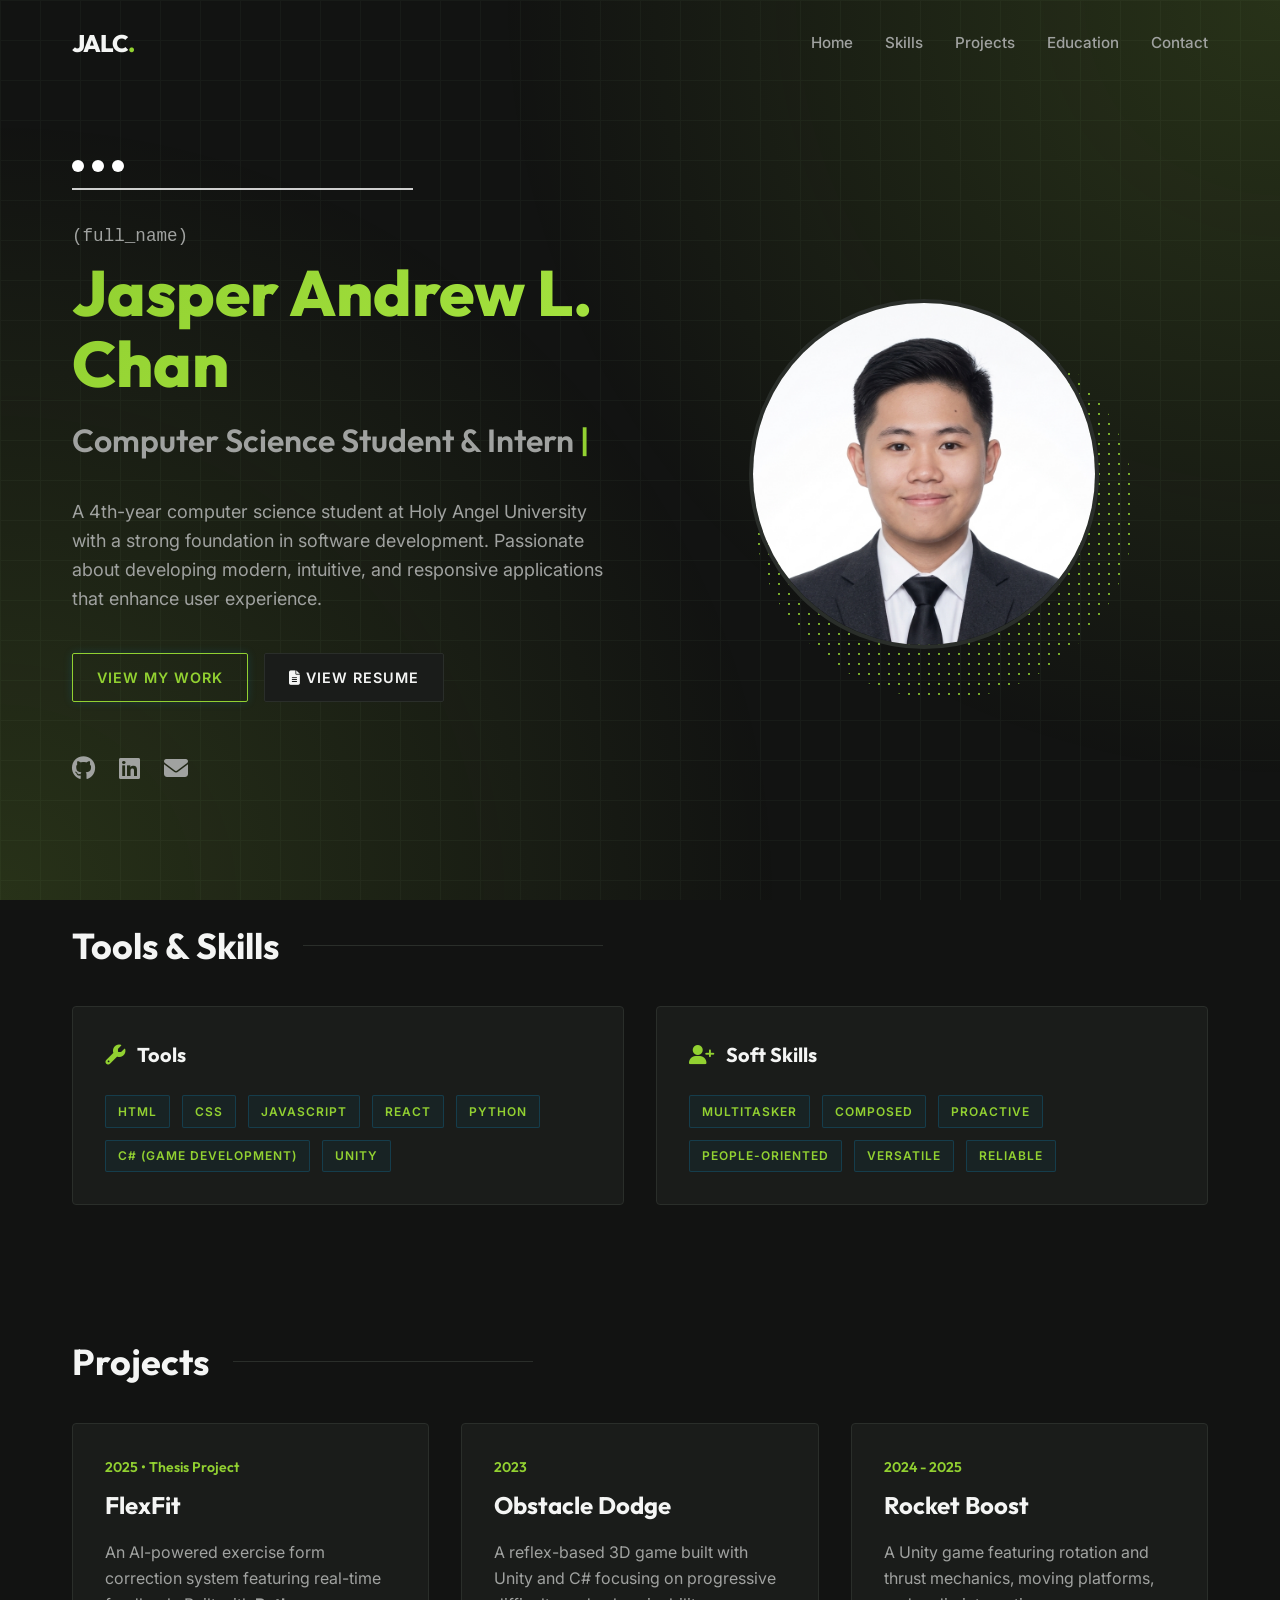
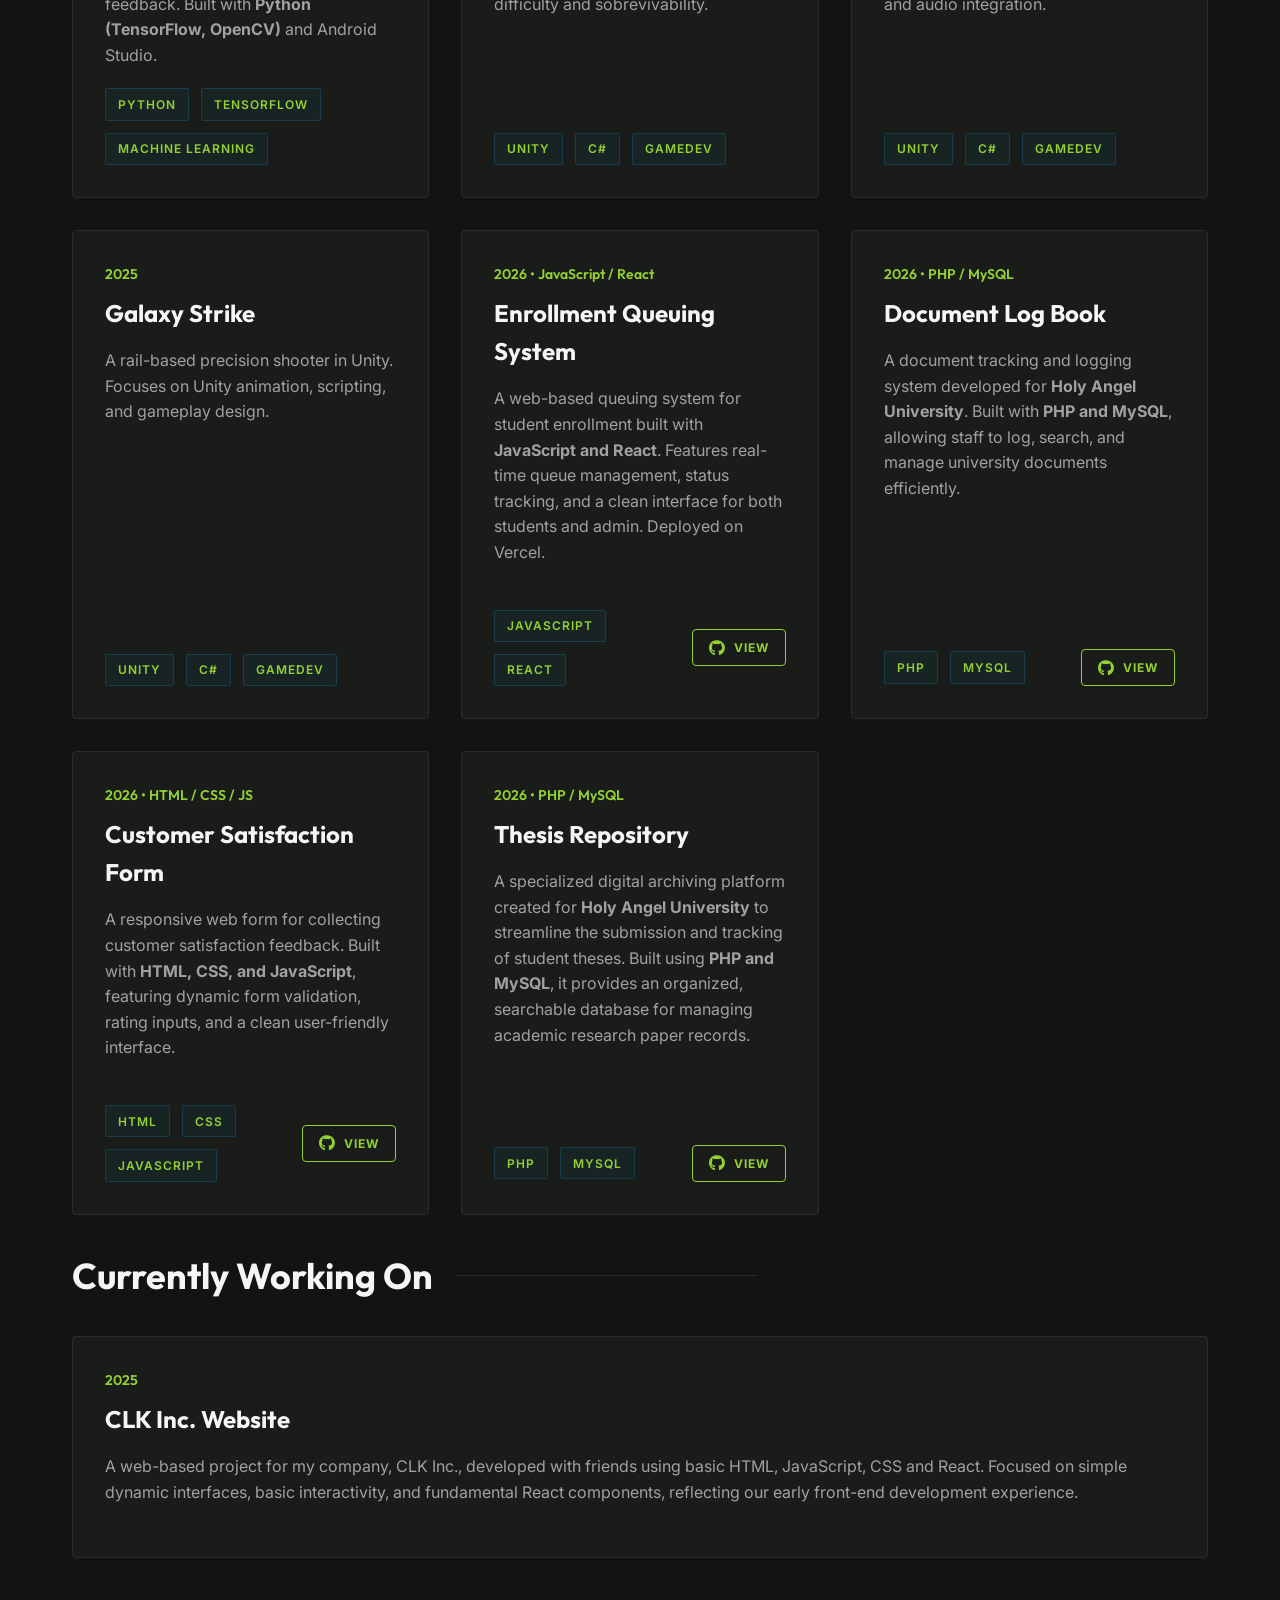
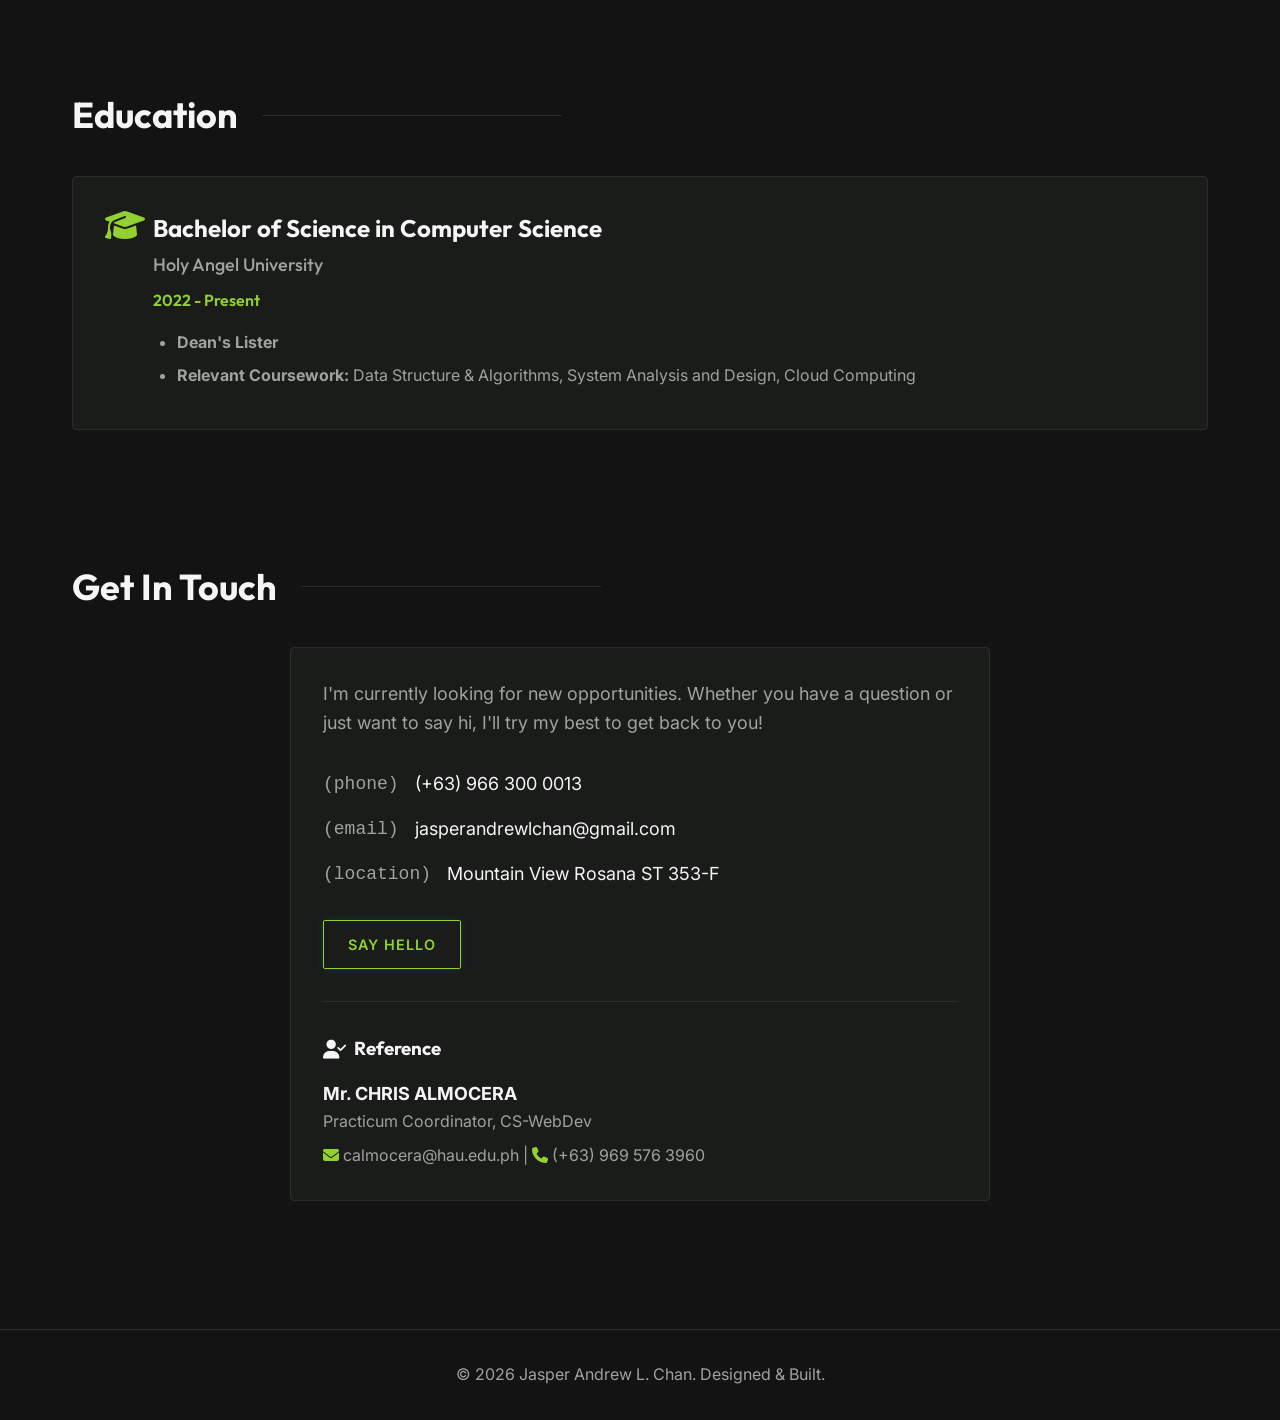
<file: index.html>
<!doctype html>
<html lang="en">
  <head>
    <meta charset="UTF-8" />
    <meta name="viewport" content="width=device-width, initial-scale=1.0" />
    <meta
      name="description"
      content="Jasper Andrew L. Chan - Computer Science student and Front-end Developer Portfolio."
    />
    <title>Jasper Andrew L. Chan | Portfolio</title>
    <!-- Google Fonts -->
    <link rel="preconnect" href="https://fonts.googleapis.com" />
    <link rel="preconnect" href="https://fonts.gstatic.com" crossorigin />
    <link
      href="https://fonts.googleapis.com/css2?family=Inter:wght@300;400;500;600&family=Outfit:wght@400;600;700;800&display=swap"
      rel="stylesheet"
    />
    <!-- FontAwesome for Icons -->
    <link
      rel="stylesheet"
      href="https://cdnjs.cloudflare.com/ajax/libs/font-awesome/6.4.0/css/all.min.css"
    />
    <link rel="stylesheet" href="style.css" />
  </head>
  <body class="dark-theme">
    <nav class="navbar">
      <div class="nav-content">
        <div class="logo">JALC<span>.</span></div>
        <ul class="nav-links">
          <li><a href="#home">Home</a></li>
          <li><a href="#skills">Skills</a></li>
          <li><a href="#projects">Projects</a></li>
          <li><a href="#education">Education</a></li>
          <li><a href="#contact">Contact</a></li>
        </ul>
      </div>
    </nav>

    <main>
      <!-- Hero Section -->
      <section id="home" class="hero fade-in">
        <div class="hero-text">
          <div class="card-dots"><span></span><span></span><span></span></div>
          <div class="card-line"></div>
          <p class="greeting">(full_name)</p>
          <h1 class="name">Jasper Andrew L. Chan</h1>
          <h2 class="role">
            Computer Science Student & Intern
            <span class="typing-cursor">|</span>
          </h2>
          <p class="summary">
            A 4th-year computer science student at Holy Angel University with a
            strong foundation in software development. Passionate about
            developing modern, intuitive, and responsive applications that
            enhance user experience.
          </p>
          <div class="hero-buttons">
            <a href="#projects" class="btn btn-primary">View My Work</a>
            <a
              href="Chan-CV%20Resume.pdf"
              target="_blank"
              class="btn btn-secondary"
            >
              <i class="fa-solid fa-file-alt"></i> View Resume
            </a>
          </div>
          <div class="social-links">
            <a href="https://github.com/Jasper-Andrew-L-Chan" target="_blank"
              ><i class="fa-brands fa-github"></i
            ></a>
            <a
              href="https://linkedin.com/in/jasper-andrew-l-chan/"
              target="_blank"
              ><i class="fa-brands fa-linkedin"></i
            ></a>
            <a href="mailto:jasperandrewlchan@gmail.com"
              ><i class="fa-solid fa-envelope"></i
            ></a>
          </div>
        </div>
        <div class="hero-image-container">
          <div class="blob-shape"></div>
          <img
            src="images/1x1%20Formal%202.png"
            alt="Jasper Andrew L. Chan"
            class="hero-image"
          />
        </div>
      </section>

      <!-- Skills Section -->
      <section id="skills" class="skills fade-in">
        <div class="section-heading">
          <h2>Tools & Skills</h2>
          <div class="line"></div>
        </div>
        <div class="skills-grid">
          <div class="skill-category card glass">
            <h3><i class="fa-solid fa-wrench"></i> Tools</h3>
            <div class="tags">
              <span class="tag">HTML</span>
              <span class="tag">CSS</span>
              <span class="tag">JavaScript</span>
              <span class="tag">React</span>
              <span class="tag">Python</span>
              <span class="tag">C# (Game Development)</span>
              <span class="tag">Unity</span>
            </div>
          </div>
          <div class="skill-category card glass">
            <h3><i class="fa-solid fa-user-plus"></i> Soft Skills</h3>
            <div class="tags">
              <span class="tag">Multitasker</span>
              <span class="tag">Composed</span>
              <span class="tag">Proactive</span>
              <span class="tag">People-Oriented</span>
              <span class="tag">Versatile</span>
              <span class="tag">Reliable</span>
            </div>
          </div>
        </div>
      </section>

      <!-- Projects Section -->
      <section id="projects" class="projects fade-in">
        <div class="section-heading">
          <h2>Projects</h2>
          <div class="line"></div>
        </div>
        <div class="projects-grid">
          <!-- Project 1 -->
          <div class="project-card card glass">
            <div class="project-date">2025 • Thesis Project</div>
            <h3>FlexFit</h3>
            <p>
              An AI-powered exercise form correction system featuring real-time
              feedback. Built with
              <strong>Python (TensorFlow, OpenCV)</strong> and Android Studio.
            </p>
            <div class="tags">
              <span class="tag">Python</span><span class="tag">TensorFlow</span
              ><span class="tag">Machine Learning</span>
            </div>
          </div>
          <!-- Project 2 -->
          <div class="project-card card glass">
            <div class="project-date">2023</div>
            <h3>Obstacle Dodge</h3>
            <p>
              A reflex-based 3D game built with Unity and C# focusing on
              progressive difficulty and sobrevivability.
            </p>
            <div class="tags">
              <span class="tag">Unity</span><span class="tag">C#</span
              ><span class="tag">GameDev</span>
            </div>
          </div>
          <!-- Project 3 -->
          <div class="project-card card glass">
            <div class="project-date">2024 - 2025</div>
            <h3>Rocket Boost</h3>
            <p>
              A Unity game featuring rotation and thrust mechanics, moving
              platforms, and audio integration.
            </p>
            <div class="tags">
              <span class="tag">Unity</span><span class="tag">C#</span
              ><span class="tag">GameDev</span>
            </div>
          </div>
          <!-- Project 4 -->
          <div class="project-card card glass">
            <div class="project-date">2025</div>
            <h3>Galaxy Strike</h3>
            <p>
              A rail-based precision shooter in Unity. Focuses on Unity
              animation, scripting, and gameplay design.
            </p>
            <div class="tags">
              <span class="tag">Unity</span><span class="tag">C#</span
              ><span class="tag">GameDev</span>
            </div>
          </div>
          <!-- Project 5 -->
          <div class="project-card card glass">
            <div class="project-date">2026 • JavaScript / React</div>
            <h3>Enrollment Queuing System</h3>
            <p>
              A web-based queuing system for student enrollment built with
              <strong>JavaScript and React</strong>. Features real-time queue
              management, status tracking, and a clean interface for both
              students and admin. Deployed on Vercel.
            </p>
            <div class="repo-footer">
              <div class="tags" style="flex: 1">
                <span class="tag">JavaScript</span><span class="tag">React</span>
              </div>
              <a href="https://github.com/CSiron21/enrollment_queuing_system" target="_blank" class="repo-link">
                <i class="fa-brands fa-github"></i> View
              </a>
            </div>
          </div>
          <!-- Project 6 -->
          <div class="project-card card glass">
            <div class="project-date">2026 • PHP / MySQL</div>
            <h3>Document Log Book</h3>
            <p>
              A document tracking and logging system developed for
              <strong>Holy Angel University</strong>. Built with
              <strong>PHP and MySQL</strong>, allowing staff to log, search, and
              manage university documents efficiently.
            </p>
            <div class="repo-footer">
              <div class="tags" style="flex: 1">
                <span class="tag">PHP</span><span class="tag">MySQL</span>
              </div>
              <a href="https://github.com/yashenyu/DocumentLogBook" target="_blank" class="repo-link">
                <i class="fa-brands fa-github"></i> View
              </a>
            </div>
          </div>
          <!-- Project 7 -->
          <div class="project-card card glass">
            <div class="project-date">2026 • HTML / CSS / JS</div>
            <h3>Customer Satisfaction Form</h3>
            <p>
              A responsive web form for collecting customer satisfaction
              feedback. Built with <strong>HTML, CSS, and JavaScript</strong>,
              featuring dynamic form validation, rating inputs, and a clean
              user-friendly interface.
            </p>
            <div class="repo-footer">
              <div class="tags" style="flex: 1">
                <span class="tag">HTML</span><span class="tag">CSS</span><span class="tag">JavaScript</span>
              </div>
              <a href="https://github.com/carlosiron/Customer-Satisfaction-Form-Website" target="_blank" class="repo-link">
                <i class="fa-brands fa-github"></i> View
              </a>
            </div>
          </div>
          <!-- Project 8 -->
          <div class="project-card card glass">
            <div class="project-date">2026 • PHP / MySQL</div>
            <h3>Thesis Repository</h3>
            <p>
              A specialized digital archiving platform created for
              <strong>Holy Angel University</strong> to streamline the
              submission and tracking of student theses. Built using
              <strong>PHP and MySQL</strong>, it provides an organized,
              searchable database for managing academic research paper records.
            </p>
            <div class="repo-footer">
              <div class="tags" style="flex: 1">
                <span class="tag">PHP</span><span class="tag">MySQL</span>
              </div>
              <a href="https://github.com/CSiron21/thesis_repository" target="_blank" class="repo-link">
                <i class="fa-brands fa-github"></i> View
              </a>
            </div>
          </div>
        </div>

        <div class="section-heading" style="margin-top: 2rem">
          <h2>Currently Working On</h2>
          <div class="line"></div>
        </div>
        <div class="projects-grid">
          <div class="project-card card glass">
            <div class="project-date">2025</div>
            <h3>CLK Inc. Website</h3>
            <p>
              A web-based project for my company, CLK Inc., developed with
              friends using basic HTML, JavaScript, CSS and React. Focused on
              simple dynamic interfaces, basic interactivity, and fundamental
              React components, reflecting our early front-end development
              experience.
            </p>
          </div>
        </div>
      </section>

      <!-- Education & Certifications Section -->
      <section id="education" class="education fade-in">
        <div class="section-heading">
          <h2>Education</h2>
          <div class="line"></div>
        </div>

        <div class="edu-container">
          <div class="edu-box card glass">
            <i class="fa-solid fa-graduation-cap edu-icon"></i>
            <h3>Bachelor of Science in Computer Science</h3>
            <h4>Holy Angel University</h4>
            <p class="edu-date">2022 - Present</p>
            <ul class="edu-details">
              <li><strong>Dean's Lister</strong></li>
              <li>
                <strong>Relevant Coursework:</strong> Data Structure &
                Algorithms, System Analysis and Design, Cloud Computing
              </li>
            </ul>
          </div>
        </div>
      </section>

      <!-- Contact & References -->
      <section id="contact" class="contact fade-in">
        <div class="section-heading">
          <h2>Get In Touch</h2>
          <div class="line"></div>
        </div>
        <div class="contact-content card glass">
          <p class="contact-text">
            I'm currently looking for new opportunities. Whether you have a
            question or just want to say hi, I'll try my best to get back to
            you!
          </p>
          <div class="contact-info">
            <p><span class="monospace-tag">(phone)</span> (+63) 966 300 0013</p>
            <p>
              <span class="monospace-tag">(email)</span>
              jasperandrewlchan@gmail.com
            </p>
            <p>
              <span class="monospace-tag">(location)</span> Mountain View Rosana
              ST 353-F
            </p>
          </div>
          <a href="mailto:jasperandrewlchan@gmail.com" class="btn btn-primary"
            >Say Hello</a
          >

          <div class="references mt-5">
            <h3><i class="fa-solid fa-user-check"></i> Reference</h3>
            <p>
              <strong>Mr. CHRIS ALMOCERA</strong><br />
              Practicum Coordinator, CS-WebDev<br />
              <span
                ><i class="fa-solid fa-envelope info-icon"></i>
                calmocera@hau.edu.ph</span
              >
              |
              <span
                ><i class="fa-solid fa-phone info-icon"></i> (+63) 969 576
                3960</span
              >
            </p>
          </div>
        </div>
      </section>
    </main>

    <footer>
      <p>© 2026 Jasper Andrew L. Chan. Designed & Built.</p>
    </footer>

    <div class="pointer-glow"></div>
    <script src="script.js"></script>
  </body>
</html>
</file>
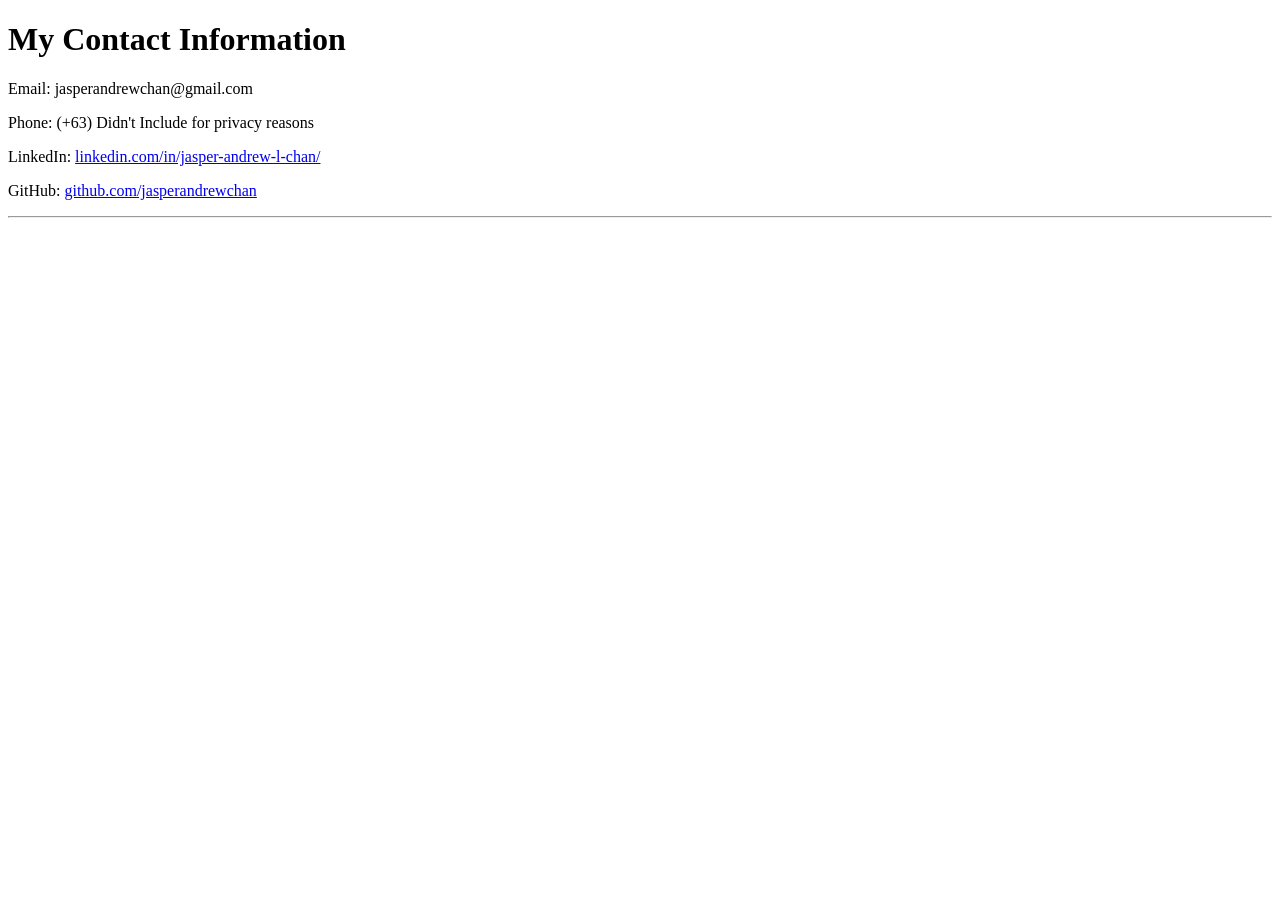
<file: Others/Contact.html>
<!DOCTYPE html>
<html lang="en">
<head>
    <meta charset="UTF-8">
    <meta name="viewport" content="width=device-width, initial-scale=1.0">
    <title>My Contact Information</title>
</head>
<body>
<h1>My Contact Information</h1>
<p>Email: jasperandrewchan@gmail.com</p>
<p>Phone: (+63) Didn't Include for privacy reasons</p>
<p>LinkedIn: <a href="https://linkedin.com/in/jasper-andrew-l-chan/">linkedin.com/in/jasper-andrew-l-chan/</a></p>
<p>GitHub: <a href="https://github.com/Jasper-Andrew-L-Chan">github.com/jasperandrewchan</a></p>
<hr />
</body>
</html>
</file>
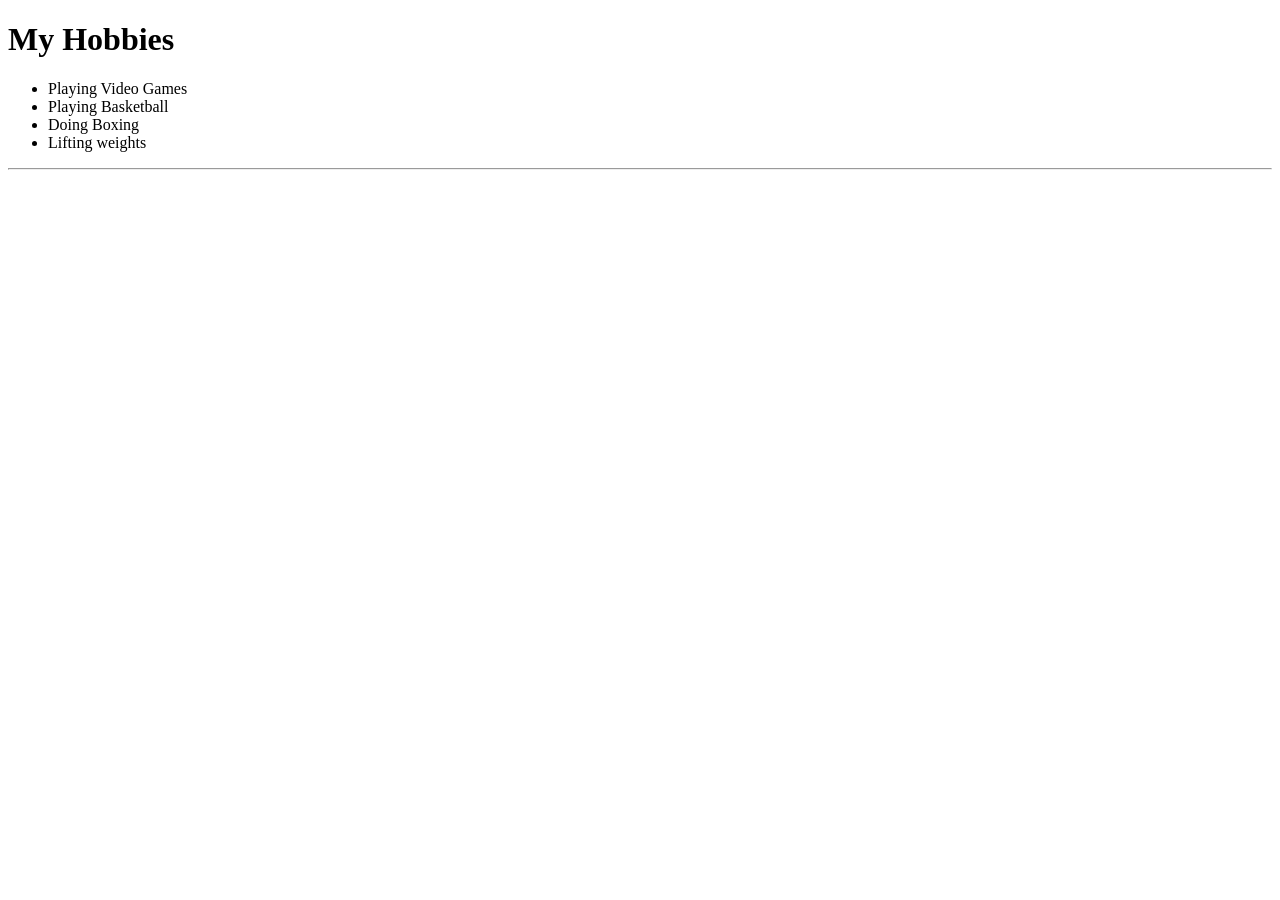
<file: Others/Hobbies.html>
<!DOCTYPE html>
<html lang="en">
<head>
    <meta charset="UTF-8">
    <meta name="viewport" content="width=device-width, initial-scale=1.0">
    <title>My Hobbies</title>
</head>
<body>
<h1>My Hobbies</h1>
<p>
    <ul>
        <li>Playing Video Games</li>
        <li>Playing Basketball</li>
        <li>Doing Boxing</li>
        <li>Lifting weights</li>
    </ul>
</p>
<hr />
</body>
</html>
</file>
<file: style.css>
:root {
    --bg-dark: #121312;
    --bg-card: #1a1c1a;
    --text-main: #f4f5f4;
    --text-muted: #a0a2a0;
    --accent: #92d131;
    --accent-hover: #a7e541;
    --accent-gradient: linear-gradient(135deg, #92d131, #a7e541);
    --glass-border: #2a2e2a;
    
    --font-heading: 'Outfit', sans-serif;
    --font-body: 'Inter', sans-serif;
    --font-mono: 'Courier New', Courier, monospace;
    
    --transition: all 0.2s ease-in-out;
}

* {
    margin: 0;
    padding: 0;
    box-sizing: border-box;
}

html {
    scroll-behavior: smooth;
}

body.dark-theme {
    background-color: var(--bg-dark);
    color: var(--text-main);
    font-family: var(--font-body);
    line-height: 1.6;
    overflow-x: hidden;
}

/* Background Gradients */
body::before {
    content: '';
    position: fixed;
    top: 0; left: 0; right: 0; bottom: 0;
    background-image: linear-gradient(var(--glass-border) 1px, transparent 1px),
                      linear-gradient(90deg, var(--glass-border) 1px, transparent 1px);
    background-size: 40px 40px;
    opacity: 0.3;
    z-index: -3;
    pointer-events: none;
}

body::after {
    content: '';
    position: fixed;
    top: 0; left: 0; right: 0; bottom: 0;
    background: radial-gradient(circle at 100% 0%, rgba(167, 229, 65, 0.15) 0%, transparent 50%),
                radial-gradient(circle at 0% 100%, rgba(167, 229, 65, 0.15) 0%, transparent 50%);
    z-index: -2;
    pointer-events: none;
}

.pointer-glow {
    position: fixed;
    top: 0; left: 0; width: 100vw; height: 100vh;
    pointer-events: none;
    z-index: -1;
    background: radial-gradient(
        800px circle at var(--mouse-x, 50%) var(--mouse-y, -200%),
        rgba(167, 229, 65, 0.12),
        transparent 40%
    );
}

/* Typography */
h1, h2, h3, h4 {
    font-family: var(--font-heading);
    color: var(--text-main);
}

a {
    text-decoration: none;
    color: inherit;
    transition: var(--transition);
}

ul {
    list-style: none;
}

/* Utility Classes */
.glass {
    background: var(--bg-card);
    border: 1px solid var(--glass-border);
    border-radius: 4px;
    box-shadow: none;
}

.card {
    padding: 2rem;
    transition: var(--transition);
    position: relative;
    overflow: hidden;
}

.card::before {
    content: '';
    position: absolute;
    top: 0; left: 0; width: 2px; height: 100%;
    background: var(--accent);
    transform: scaleY(0);
    transition: var(--transition);
    transform-origin: bottom;
}

.card:hover::before {
    transform: scaleY(1);
}

.card:hover {
    transform: translateY(-3px);
    border-color: var(--accent);
    box-shadow: 0 5px 20px rgba(14, 165, 233, 0.05);
}

.btn {
    display: inline-block;
    padding: 0.75rem 1.5rem;
    border-radius: 2px;
    font-weight: 600;
    font-size: 0.9rem;
    text-transform: uppercase;
    letter-spacing: 1px;
    cursor: pointer;
    font-family: var(--font-body);
    transition: var(--transition);
}

.btn-primary {
    background: transparent;
    color: var(--accent);
    border: 1px solid var(--accent);
    box-shadow: 0 0 10px rgba(14, 165, 233, 0.15);
}

.btn-primary:hover {
    background: var(--accent);
    color: #000;
    box-shadow: 0 0 20px rgba(14, 165, 233, 0.4);
}

.btn-secondary {
    background: var(--bg-card);
    color: var(--text-main);
    border: 1px solid var(--glass-border);
}

.btn-secondary:hover {
    border-color: var(--text-main);
    background: rgba(255, 255, 255, 0.1);
}

.mt-5 { margin-top: 2rem; }

/* Navbar */
.navbar {
    position: fixed;
    top: 0;
    width: 100%;
    z-index: 1000;
    padding: 1.5rem 0;
    transition: var(--transition);
}

.navbar.scrolled {
    padding: 1rem 0;
    background: rgba(15, 23, 42, 0.9);
    backdrop-filter: blur(10px);
    border-bottom: 1px solid var(--glass-border);
}

.nav-content {
    max-width: 1200px;
    margin: 0 auto;
    padding: 0 2rem;
    display: flex;
    justify-content: space-between;
    align-items: center;
}

.logo {
    font-family: var(--font-heading);
    font-size: 1.5rem;
    font-weight: 800;
    letter-spacing: -1px;
}

.logo span {
    color: var(--accent);
}

.nav-links {
    display: flex;
    gap: 2rem;
}

.nav-links a {
    font-size: 0.95rem;
    font-weight: 500;
    color: var(--text-muted);
}

.nav-links a:hover {
    color: var(--accent);
}

/* Main Content constraints */
main {
    max-width: 1200px;
    margin: 0 auto;
    padding: 0 2rem;
}

section {
    padding: 4rem 0;
}

.section-heading {
    margin-bottom: 2rem;
    display: flex;
    align-items: center;
    gap: 1.5rem;
}

.section-heading h2 {
    font-size: 2.25rem;
    font-weight: 700;
}

.section-heading .line {
    flex-grow: 1;
    height: 1px;
    background: var(--glass-border);
    max-width: 300px;
}

/* Animations */
.fade-in {
    opacity: 0;
    transform: translateY(30px);
    transition: opacity 0.8s ease-out, transform 0.8s ease-out;
}

.fade-in.appear {
    opacity: 1;
    transform: translateY(0);
}

/* Hero Section */
.hero {
    display: flex;
    align-items: center;
    justify-content: space-between;
    padding-top: 10rem;
    padding-bottom: 4rem;
}

.hero-text {
    flex: 1;
    max-width: 600px;
}

.card-dots {
    display: flex; gap: 8px; margin-bottom: 1rem;
}
.card-dots span {
    display: block; width: 12px; height: 12px; border-radius: 50%;
    background: #fff;
}
.card-line {
    width: 60%; height: 2px; background: rgba(255,255,255,0.8); margin-bottom: 2rem;
}

.greeting {
    color: var(--text-muted);
    font-family: var(--font-mono);
    font-weight: 500;
    font-size: 1.1rem;
    margin-bottom: 0.5rem;
}

.name {
    font-size: 4rem;
    font-weight: 800;
    line-height: 1.1;
    margin-bottom: 1rem;
    background: var(--accent-gradient);
    -webkit-background-clip: text;
    -webkit-text-fill-color: transparent;
}

.role {
    font-size: 2rem;
    color: var(--text-muted);
    margin-bottom: 2rem;
    font-weight: 600;
}

.role .typing-cursor {
    animation: blink 1s step-end infinite;
    color: var(--accent);
}

@keyframes blink {
    50% { opacity: 0; }
}

.summary {
    color: var(--text-muted);
    font-size: 1.125rem;
    margin-bottom: 2.5rem;
    max-width: 540px;
}

.hero-buttons {
    display: flex;
    gap: 1rem;
    margin-bottom: 3rem;
}

.social-links {
    display: flex;
    gap: 1.5rem;
}

.social-links a {
    color: var(--text-muted);
    font-size: 1.5rem;
}

.social-links a:hover {
    color: var(--accent);
    transform: translateY(-3px);
}

.hero-image-container {
    flex: 1;
    display: flex;
    justify-content: center;
    position: relative;
}

.blob-shape {
    position: absolute;
    width: 380px;
    height: 380px;
    background-image: radial-gradient(var(--accent) 15%, transparent 16%);
    background-size: 10px 10px;
    background-position: 0 0, 5px 5px;
    border-radius: 50%;
    opacity: 0.8;
    z-index: -1;
    transform: translate(20px, 20px);
}

.hero-image {
    width: 350px;
    height: 350px;
    object-fit: cover;
    border-radius: 50%;
    border: 4px solid var(--glass-border);
    transition: var(--transition);
}

.hero-image:hover {
    border-color: var(--accent);
    transform: scale(1.02);
}

.monospace-tag {
    font-family: var(--font-mono);
    color: var(--text-muted);
}

/* Skills Section */
.skills-grid {
    display: grid;
    grid-template-columns: repeat(auto-fit, minmax(300px, 1fr));
    gap: 2rem;
}

.skill-category h3 {
    display: flex;
    align-items: center;
    gap: 0.75rem;
    margin-bottom: 1.5rem;
    font-size: 1.25rem;
    color: var(--text-main);
}

.skill-category h3 i {
    color: var(--accent);
}

.tags {
    display: flex;
    flex-wrap: wrap;
    gap: 0.75rem;
}

.tag {
    background: rgba(14, 165, 233, 0.05);
    color: var(--accent);
    padding: 0.35rem 0.75rem;
    border-radius: 2px;
    font-size: 0.75rem;
    text-transform: uppercase;
    letter-spacing: 1px;
    font-weight: 600;
    border: 1px solid rgba(14, 165, 233, 0.2);
    transition: var(--transition);
}

.tag:hover {
    background: rgba(14, 165, 233, 0.15);
    border-color: var(--accent);
}

/* Projects Section */
.projects-grid {
    display: grid;
    grid-template-columns: repeat(auto-fit, minmax(340px, 1fr));
    gap: 2rem;
}

.project-card {
    display: flex;
    flex-direction: column;
    height: 100%;
}

.project-date {
    font-family: var(--font-heading);
    color: var(--accent);
    font-size: 0.875rem;
    font-weight: 600;
    margin-bottom: 0.5rem;
}

.project-card h3 {
    font-size: 1.5rem;
    margin-bottom: 1rem;
}

.project-card p {
    color: var(--text-muted);
    flex-grow: 1;
    margin-bottom: 1.25rem;
}

.repo-footer {
    display: flex;
    justify-content: space-between;
    align-items: center;
    gap: 1rem;
    margin-top: auto;
    padding-top: 1.5rem;
    width: 100%;
}

.repo-link {
    display: inline-flex !important;
    align-items: center !important;
    gap: 0.5rem !important;
    font-size: 0.75rem !important;
    font-weight: 700 !important;
    color: var(--accent) !important;
    border: 1.5px solid var(--accent) !important;
    padding: 0.5rem 1rem !important;
    border-radius: 4px !important;
    text-transform: uppercase !important;
    letter-spacing: 1px !important;
    transition: var(--transition) !important;
    white-space: nowrap !important;
    text-decoration: none !important;
    background: transparent !important;
}

.repo-link i {
    font-size: 1rem !important;
    color: var(--accent) !important;
}

.repo-link:hover {
    background: var(--accent) !important;
    color: #000 !important;
    transform: translateY(-2px) !important;
    box-shadow: 0 4px 12px rgba(146, 209, 49, 0.3) !important;
}

.repo-link:hover i {
    color: #000 !important;
}

/* Education Section */
.edu-container {
    display: flex;
    flex-direction: column;
    gap: 3rem;
}

.edu-box {
    position: relative;
    padding-left: 5rem;
}

.edu-icon {
    position: absolute;
    left: 2rem;
    top: 2rem;
    font-size: 2rem;
    color: var(--accent);
}

.edu-box h3 {
    font-size: 1.5rem;
    margin-bottom: 0.25rem;
}

.edu-box h4 {
    color: var(--text-muted);
    font-weight: 500;
    font-size: 1.125rem;
    margin-bottom: 0.5rem;
}

.edu-date {
    font-family: var(--font-heading);
    color: var(--accent);
    font-weight: 600;
    margin-bottom: 1rem;
}

.edu-details {
    list-style: disc;
    margin-left: 1.5rem;
    color: var(--text-muted);
}

.edu-details li {
    margin-bottom: 0.5rem;
}

.certs-grid {
    display: grid;
    grid-template-columns: repeat(auto-fit, minmax(240px, 1fr));
    gap: 1.5rem;
}

.cert-card {
    display: flex;
    align-items: center;
    gap: 1rem;
    padding: 1.5rem;
}

.cert-card i {
    font-size: 1.5rem;
    color: var(--accent);
}

.cert-card h4 {
    font-size: 1rem;
    margin-bottom: 0.25rem;
}

.cert-card p {
    color: var(--text-muted);
    font-size: 0.875rem;
}

/* Contact Section */
.contact-content {
    max-width: 700px;
    margin: 0 auto;
    text-align: left;
}

.contact-text {
    color: var(--text-muted);
    margin-bottom: 2rem;
    font-size: 1.125rem;
}

.contact-info {
    margin-bottom: 2rem;
}

.contact-info p {
    display: flex;
    align-items: center;
    gap: 1rem;
    margin-bottom: 1rem;
    font-size: 1.125rem;
}

.contact-info i, .info-icon {
    color: var(--accent);
}

.references {
    border-top: 1px solid var(--glass-border);
    padding-top: 2rem;
}

.references h3 {
    display: flex;
    align-items: center;
    gap: 0.5rem;
    margin-bottom: 1rem;
}

.references p {
    color: var(--text-muted);
}

.references p strong {
    color: var(--text-main);
    font-size: 1.125rem;
}

.references p span {
    display: inline-block;
    margin-top: 0.5rem;
}

/* Footer */
footer {
    text-align: center;
    padding: 2rem;
    color: var(--text-muted);
    border-top: 1px solid var(--glass-border);
    margin-top: 4rem;
}

/* Responsive */
@media (max-width: 900px) {
    .nav-links {
        display: none; /* simple mobile fix */
    }
    
    .hero {
        flex-direction: column-reverse;
        text-align: center;
        padding-top: 8rem;
    }
    
    .hero-text {
        margin-top: 3rem;
    }

    .hero-buttons {
        justify-content: center;
    }

    .social-links {
        justify-content: center;
    }

    .section-heading {
        justify-content: center;
    }
    
    .section-heading .line {
        display: none;
    }

    .name {
        font-size: 3rem;
    }
}
</file>
